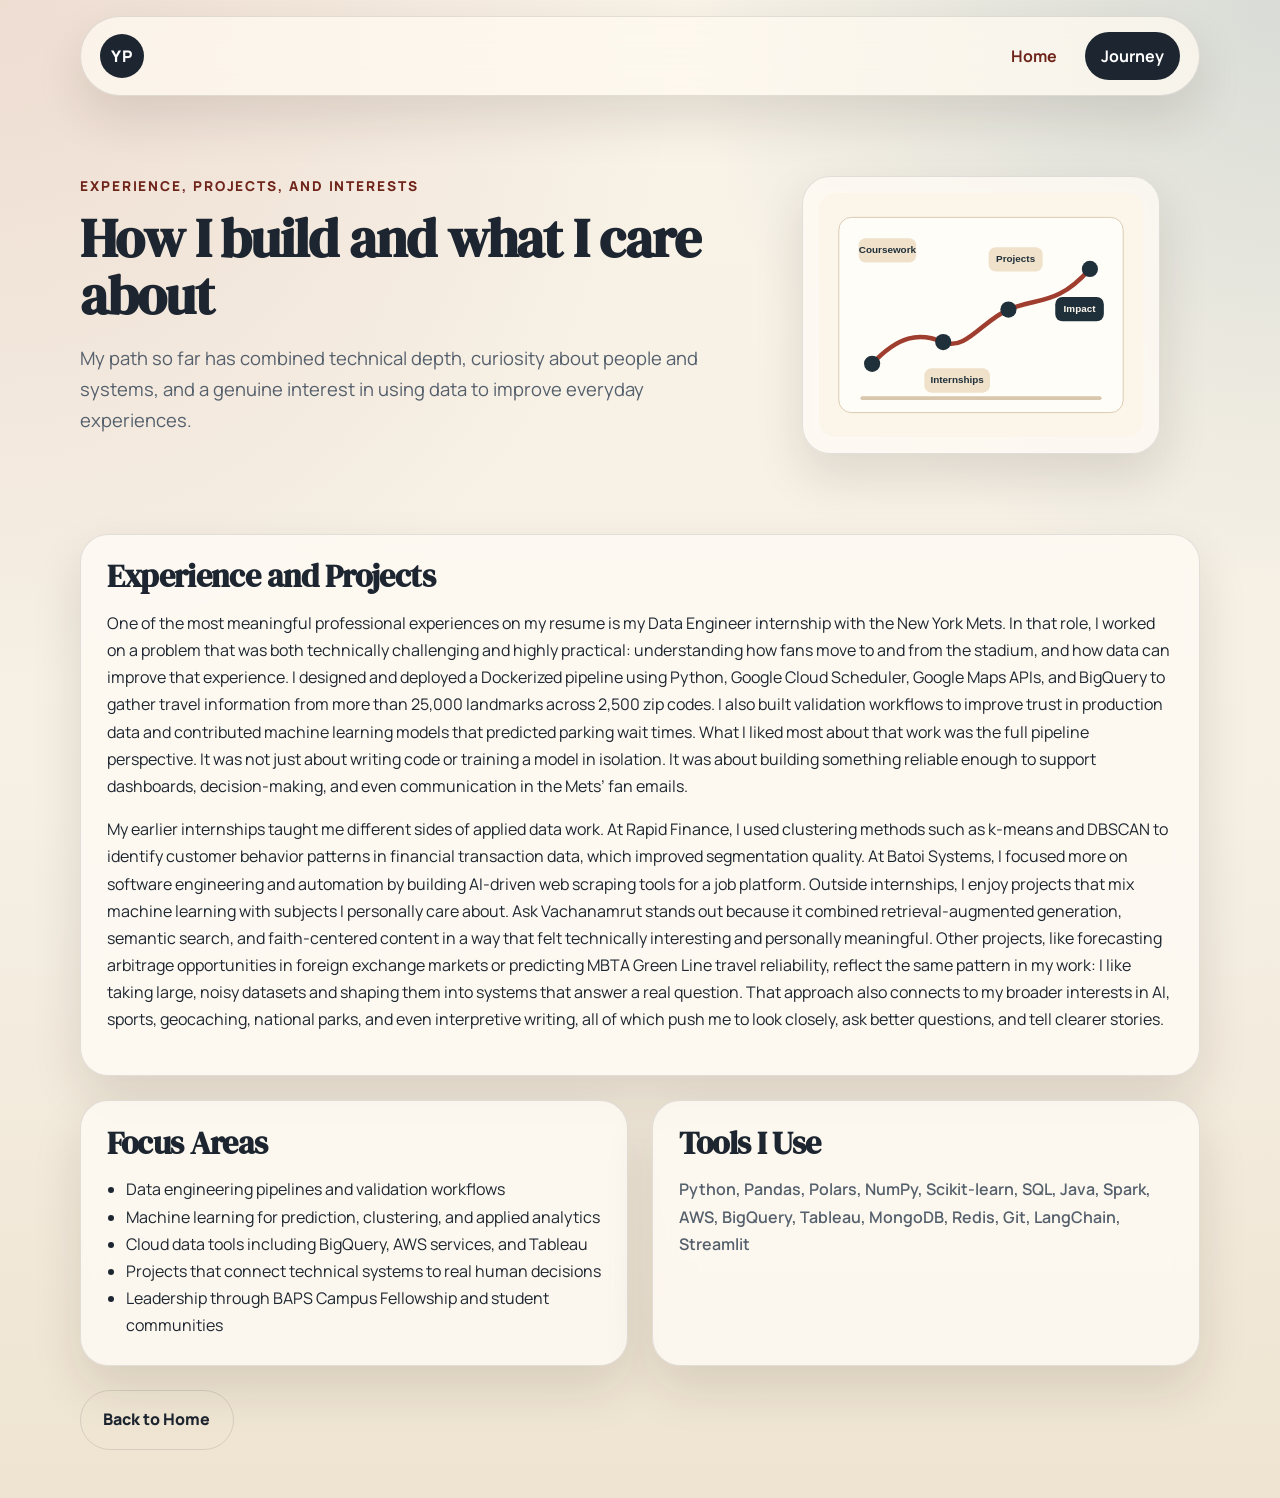
<file: journey.html>
<!DOCTYPE html>
<html lang="en">
<head>
    <meta charset="UTF-8">
    <meta name="viewport" content="width=device-width, initial-scale=1.0">
    <title>Yash Patel | Journey</title>
    <link rel="preconnect" href="https://fonts.googleapis.com">
    <link rel="preconnect" href="https://fonts.gstatic.com" crossorigin>
    <link href="https://fonts.googleapis.com/css2?family=DM+Serif+Display:ital@0;1&family=Manrope:wght@400;500;600;700;800&display=swap" rel="stylesheet">
    <link rel="stylesheet" href="styles.css">
</head>
<body>
    <header class="site-header">
        <div class="wrap nav-shell">
            <a class="brand" href="index.html">YP</a>
            <nav class="site-nav" aria-label="Main navigation">
                <a href="index.html">Home</a>
                <a class="active" href="journey.html">Journey</a>
            </nav>
        </div>
    </header>

    <main>
        <section class="subhero">
            <div class="wrap subhero-grid">
                <div>
                    <p class="eyebrow">Experience, projects, and interests</p>
                    <h2>How I build and what I care about</h2>
                    <p class="lede">
                        My path so far has combined technical depth, curiosity about people and systems, and a genuine interest in using data to improve everyday experiences.
                    </p>
                </div>
                <figure class="subhero-art">
                    <img src="assets/data-journey.svg" alt="Illustrated timeline showing Yash Patel's data journey">
                </figure>
            </div>
        </section>

        <section class="timeline-section">
            <div class="wrap">
                <article class="panel longform">
                    <h3>Experience and Projects</h3>
                    <p>
                        One of the most meaningful professional experiences on my resume is my Data Engineer internship with the New York Mets. In that role, I worked on a problem that was both technically challenging and highly practical: understanding how fans move to and from the stadium, and how data can improve that experience. I designed and deployed a Dockerized pipeline using Python, Google Cloud Scheduler, Google Maps APIs, and BigQuery to gather travel information from more than 25,000 landmarks across 2,500 zip codes. I also built validation workflows to improve trust in production data and contributed machine learning models that predicted parking wait times. What I liked most about that work was the full pipeline perspective. It was not just about writing code or training a model in isolation. It was about building something reliable enough to support dashboards, decision-making, and even communication in the Mets’ fan emails.
                    </p>
                    <p>
                        My earlier internships taught me different sides of applied data work. At Rapid Finance, I used clustering methods such as k-means and DBSCAN to identify customer behavior patterns in financial transaction data, which improved segmentation quality. At Batoi Systems, I focused more on software engineering and automation by building AI-driven web scraping tools for a job platform. Outside internships, I enjoy projects that mix machine learning with subjects I personally care about. Ask Vachanamrut stands out because it combined retrieval-augmented generation, semantic search, and faith-centered content in a way that felt technically interesting and personally meaningful. Other projects, like forecasting arbitrage opportunities in foreign exchange markets or predicting MBTA Green Line travel reliability, reflect the same pattern in my work: I like taking large, noisy datasets and shaping them into systems that answer a real question. That approach also connects to my broader interests in AI, sports, geocaching, national parks, and even interpretive writing, all of which push me to look closely, ask better questions, and tell clearer stories.
                    </p>
                </article>

                <div class="cards-grid">
                    <section class="panel">
                        <h3>Focus Areas</h3>
                        <ul class="feature-list">
                            <li>Data engineering pipelines and validation workflows</li>
                            <li>Machine learning for prediction, clustering, and applied analytics</li>
                            <li>Cloud data tools including BigQuery, AWS services, and Tableau</li>
                            <li>Projects that connect technical systems to real human decisions</li>
                            <li>Leadership through BAPS Campus Fellowship and student communities</li>
                        </ul>
                    </section>

                    <section class="panel">
                        <h3>Tools I Use</h3>
                        <p class="tool-cloud">
                            Python, Pandas, Polars, NumPy, Scikit-learn, SQL, Java, Spark, AWS, BigQuery, Tableau, MongoDB, Redis, Git, LangChain, Streamlit
                        </p>
                    </section>
                </div>

                <div class="back-link">
                    <a class="button button-secondary" href="index.html">Back to Home</a>
                </div>
            </div>
        </section>
    </main>
</body>
</html>
</file>
<file: styles.css>
:root {
    --bg: #f5efe4;
    --bg-strong: #e7dcc6;
    --surface: rgba(255, 252, 245, 0.78);
    --surface-strong: #fffaf0;
    --ink: #1d2630;
    --muted: #55606d;
    --accent: #9f3d2f;
    --accent-deep: #6f241a;
    --line: rgba(29, 38, 48, 0.12);
    --shadow: 0 22px 50px rgba(41, 28, 14, 0.12);
    --radius-lg: 28px;
    --radius-md: 20px;
    --max: 1120px;
}

* {
    box-sizing: border-box;
}

html {
    scroll-behavior: smooth;
}

body {
    margin: 0;
    font-family: "Manrope", sans-serif;
    color: var(--ink);
    background:
        radial-gradient(circle at top left, rgba(159, 61, 47, 0.12), transparent 35%),
        radial-gradient(circle at top right, rgba(47, 102, 120, 0.16), transparent 30%),
        linear-gradient(180deg, #f9f3e8 0%, var(--bg) 55%, #efe4d1 100%);
    line-height: 1.7;
}

img {
    display: block;
    max-width: 100%;
}

a {
    color: var(--accent-deep);
    text-decoration: none;
}

a:hover {
    color: var(--accent);
}

.wrap {
    width: min(calc(100% - 2rem), var(--max));
    margin: 0 auto;
}

.site-header {
    position: sticky;
    top: 0;
    z-index: 20;
    padding: 1rem 0 0;
}

.nav-shell {
    display: flex;
    align-items: center;
    justify-content: space-between;
    gap: 1rem;
    padding: 0.95rem 1.2rem;
    border: 1px solid var(--line);
    border-radius: 999px;
    backdrop-filter: blur(18px);
    background: rgba(255, 250, 240, 0.75);
    box-shadow: var(--shadow);
}

.brand {
    display: inline-flex;
    align-items: center;
    justify-content: center;
    width: 2.75rem;
    height: 2.75rem;
    border-radius: 50%;
    background: var(--ink);
    color: #fff;
    font-weight: 800;
    letter-spacing: 0.08em;
}

.site-nav {
    display: flex;
    gap: 0.75rem;
}

.site-nav a {
    padding: 0.65rem 1rem;
    border-radius: 999px;
    font-weight: 700;
}

.site-nav a.active {
    background: var(--ink);
    color: #fff;
}

.hero,
.subhero {
    padding: 4rem 0 2.5rem;
}

.hero-grid,
.subhero-grid,
.content-grid,
.cards-grid,
.contact-card {
    display: grid;
    gap: 1.5rem;
}

.hero-grid,
.subhero-grid {
    grid-template-columns: 1.2fr 0.8fr;
    align-items: center;
}

.content-grid {
    grid-template-columns: 1.35fr 0.65fr;
}

.cards-grid {
    grid-template-columns: repeat(2, minmax(0, 1fr));
    margin-top: 1.5rem;
}

.contact-card {
    grid-template-columns: 1fr auto;
    align-items: center;
}

.eyebrow {
    margin: 0 0 0.75rem;
    color: var(--accent-deep);
    font-size: 0.85rem;
    font-weight: 800;
    letter-spacing: 0.14em;
    text-transform: uppercase;
}

h1,
h2,
h3 {
    margin: 0 0 1rem;
    font-family: "DM Serif Display", serif;
    line-height: 1.05;
    letter-spacing: -0.02em;
}

h1 {
    font-size: clamp(3.2rem, 7vw, 5.7rem);
}

h2 {
    font-size: clamp(2.2rem, 5vw, 3.4rem);
}

h3 {
    font-size: clamp(1.6rem, 3.2vw, 2rem);
}

.lede {
    font-size: 1.15rem;
    color: var(--muted);
    max-width: 42rem;
}

.hero-actions {
    display: flex;
    flex-wrap: wrap;
    gap: 0.9rem;
    margin-top: 1.8rem;
}

.button {
    display: inline-flex;
    align-items: center;
    justify-content: center;
    padding: 0.95rem 1.4rem;
    border-radius: 999px;
    background: var(--accent);
    color: #fff;
    font-weight: 800;
    box-shadow: var(--shadow);
}

.button:hover {
    color: #fff;
    background: var(--accent-deep);
}

.button-secondary {
    background: transparent;
    color: var(--ink);
    border: 1px solid var(--line);
    box-shadow: none;
}

.button-secondary:hover {
    background: var(--surface-strong);
    color: var(--ink);
}

.panel,
.hero-art,
.subhero-art {
    border: 1px solid var(--line);
    border-radius: var(--radius-lg);
    background: var(--surface);
    backdrop-filter: blur(10px);
    box-shadow: var(--shadow);
}

.panel {
    padding: 1.6rem;
}

.hero-art,
.subhero-art {
    padding: 1rem;
}

.intro-section,
.timeline-section,
.contact-section {
    padding: 1.5rem 0 3rem;
}

.stat-list,
.feature-list {
    margin: 0;
    padding-left: 1.2rem;
}

.stat-list {
    list-style: none;
    padding-left: 0;
}

.stat-list li {
    display: flex;
    flex-direction: column;
    gap: 0.2rem;
    padding: 0.9rem 0;
    border-bottom: 1px solid var(--line);
}

.stat-list li:last-child {
    border-bottom: 0;
}

.stat-list span {
    color: var(--muted);
    font-size: 0.9rem;
    text-transform: uppercase;
    letter-spacing: 0.08em;
}

.tool-cloud {
    font-weight: 600;
    color: var(--muted);
}

.contact-links {
    display: flex;
    flex-direction: column;
    gap: 0.6rem;
    text-align: right;
    font-weight: 700;
}

.back-link {
    margin-top: 1.5rem;
}

@media (max-width: 860px) {
    .hero-grid,
    .subhero-grid,
    .content-grid,
    .cards-grid,
    .contact-card {
        grid-template-columns: 1fr;
    }

    .contact-links {
        text-align: left;
    }

    .site-header {
        padding-top: 0.75rem;
    }

    .nav-shell {
        border-radius: 24px;
    }
}

@media (max-width: 560px) {
    .site-nav {
        gap: 0.35rem;
    }

    .site-nav a,
    .button {
        width: 100%;
    }

    .hero-actions {
        flex-direction: column;
    }

    .nav-shell {
        align-items: flex-start;
        flex-direction: column;
    }
}
</file>
